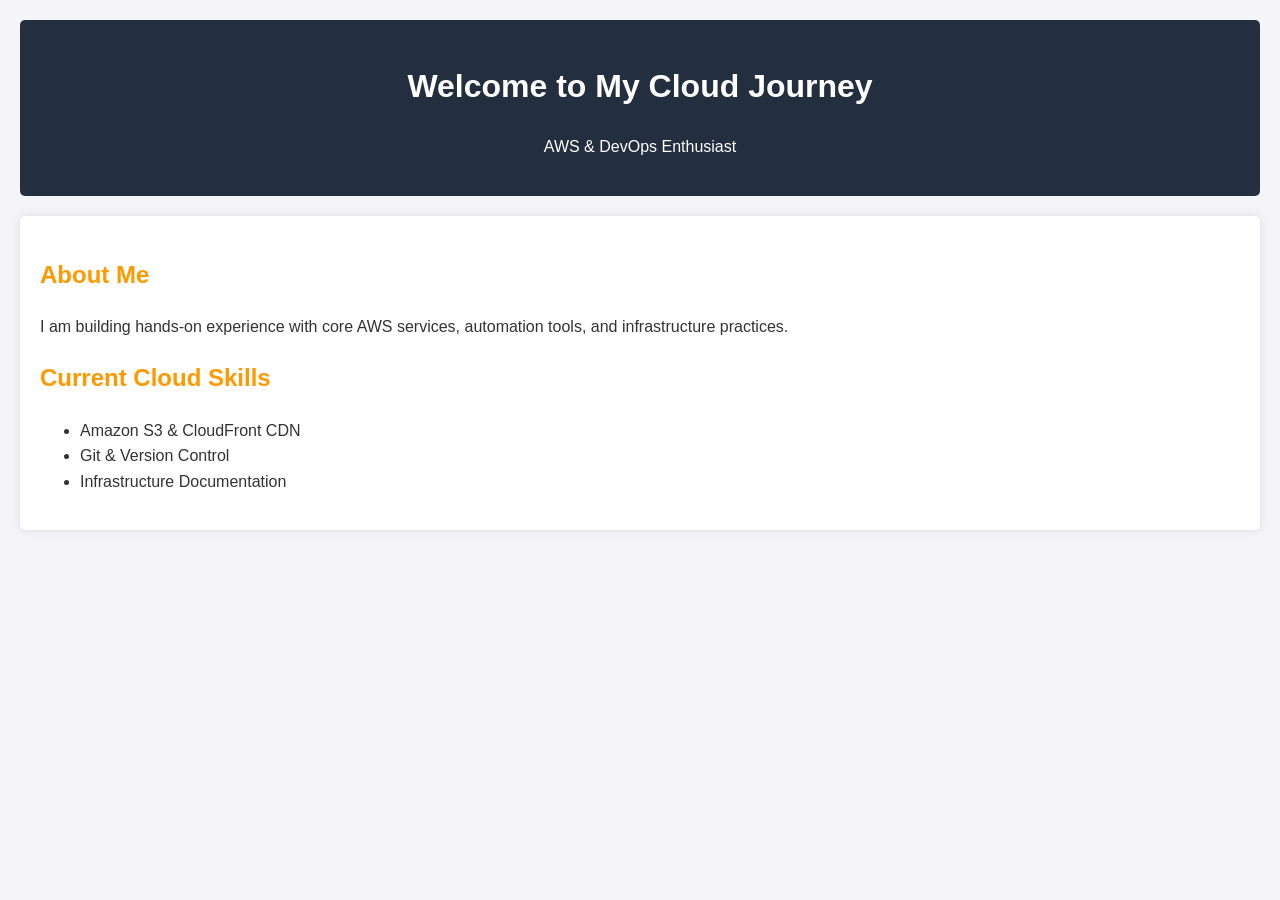
<file: 01-static-website-s3/index.html>
<!DOCTYPE html>
<html lang="en">
<head>
    <meta charset="UTF-8">
    <meta name="viewport" content="width=device-width, initial-scale=1.0">
    <title>My Cloud Engineering Portfolio</title>
    <link rel="stylesheet" href="style.css">
</head>
<body>
    <header>
        <h1>Welcome to My Cloud Journey</h1>
        <p>AWS & DevOps Enthusiast</p>
    </header>
    <main>
        <section>
            <h2>About Me</h2>
            <p>I am building hands-on experience with core AWS services, automation tools, and infrastructure practices.</p>
        </section>
        <section>
            <h2>Current Cloud Skills</h2>
            <ul>
                <li>Amazon S3 & CloudFront CDN</li>
                <li>Git & Version Control</li>
                <li>Infrastructure Documentation</li>
            </ul>
        </section>
    </main>
</body>
</html>
</file>
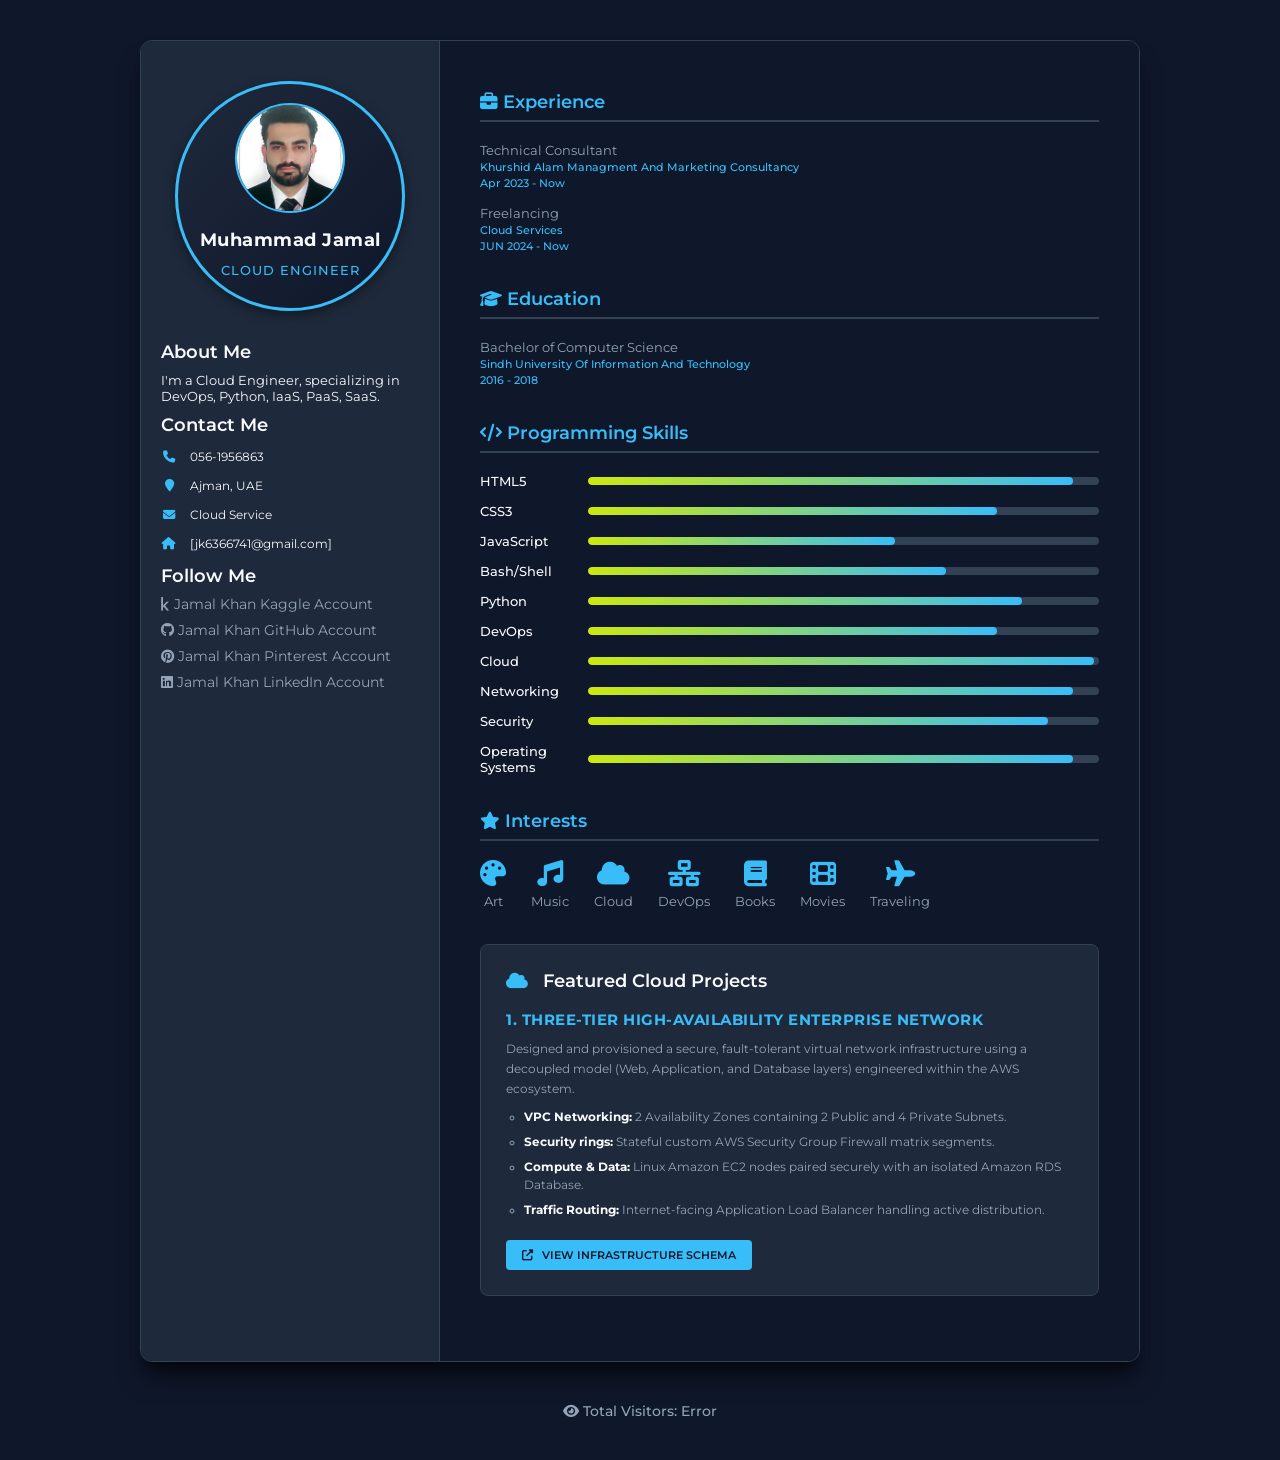
<file: Resume.html>
<!DOCTYPE html>
<html lang="en">

<head>
    <meta charset="UTF-8">
    <meta name="viewport" content="width=device-width, initial-scale=1.0">

    <title>My Cloud Resume</title>

    <!-- Resume CSS -->
    <link rel="stylesheet" href="Resume.css">

    <!-- Google Font -->
    <link rel="preconnect" href="https://fonts.googleapis.com">
    <link rel="preconnect" href="https://fonts.gstatic.com" crossorigin>
    <link href="https://fonts.googleapis.com/css2?family=Montserrat:wght@400;500;600;700&display=swap" rel="stylesheet">

    <!-- Font Awesome Icons -->
    <link rel="stylesheet" href="https://cdnjs.cloudflare.com/ajax/libs/font-awesome/6.5.2/css/all.min.css">
</head>

<body>

    <div class="resume">

        <!-- LEFT SIDE -->
        <div class="base">

            <div class="profile">
                <div class="photo">
                    <img src="profile.jpeg" alt="Muhammad Jamal">
                </div>

                <div class="info">
                    <h1 class="name">Muhammad Jamal</h1>
                    <h2 class="job">Cloud Engineer</h2>
                </div>
            </div>


            <div class="about">
                <h3>About Me</h3>
                I'm a Cloud Engineer, specializing in DevOps, Python, IaaS, PaaS, SaaS.
            </div>


            <div class="contact">

                <h3>Contact Me</h3>

                <div class="call">
                    <a href="tel:056-1956863">
                        <i class="fas fa-phone"></i>
                        <span>056-1956863</span>
                    </a>
                </div>

                <div class="address">
                    <a href="https://google.com" target="_blank">
                        <i class="fas fa-map-marker"></i>
                        <span>Ajman, UAE</span>
                    </a>
                </div>

                <div class="email">
                    <a href="mailto:jamalkhan74867@gmail.com">
                        <i class="fas fa-envelope"></i>
                        <span>Cloud Service</span>
                    </a>
                </div>

                <div class="website">
                    <a href="jamalkhan74867@gmail.com" target="_blank">
                        <i class="fas fa-home"></i>
                        <span>[jk6366741@gmail.com]</span>
                    </a>
                </div>

            </div>


            <div class="follow">

                <h3>Follow Me</h3>

                <div class="box">

                    <a href="https://kaggle.com" target="_blank">
                        <i class="fab fa-kaggle"></i>
                        Jamal Khan Kaggle Account
                    </a>

                    <a href="https://github.com" target="_blank">
                        <i class="fab fa-github"></i>
                        Jamal Khan GitHub Account
                    </a>

                    <a href="https://www.pinterest.com/business/hub/" target="_blank">
                        <i class="fab fa-pinterest"></i>
                        Jamal Khan Pinterest Account
                    </a>

                    <a href="https://www.linkedin.com/in/muhammad-jamal-908750268/" target="_blank">
                        <i class="fab fa-linkedin"></i>
                        Jamal Khan LinkedIn Account
                    </a>

                </div>

            </div>

        </div>


        <!-- RIGHT SIDE -->
        <div class="func">

            <!-- EXPERIENCE -->
            <div class="work">

                <h3>
                    <i class="fa fa-briefcase"></i>
                    Experience
                </h3>

                <ul>

                    <li>
                        <span>Technical Consultant</span>
                        <small>
                            Khurshid Alam Managment And Marketing Consultancy
                        </small>
                        <small>Apr 2023 - Now</small>
                    </li>

                    <li>
                        <span>Freelancing</span>
                        <small>Cloud Services</small>
                        <small>JUN 2024 - Now</small>
                    </li>

                </ul>

            </div>


            <!-- EDUCATION -->
            <div class="edu">

                <h3>
                    <i class="fa fa-graduation-cap"></i>
                    Education
                </h3>

                <ul>

                    <li>
                        <span>Bachelor of Computer Science</span>

                        <small>
                            Sindh University Of Information And Technology
                        </small>

                        <small>2016 - 2018</small>
                    </li>

                </ul>

            </div>


            <!-- PROGRAMMING SKILLS -->
            <div class="skills-prog">

                <h3>
                    <i class="fas fa-code"></i>
                    Programming Skills
                </h3>

                <ul>

                    <li>
                        <span>HTML5</span>
                        <div class="skills-bar">
                            <div class="bar" style="width: 95%;"></div>
                        </div>
                    </li>

                    <li>
                        <span>CSS3</span>
                        <div class="skills-bar">
                            <div class="bar" style="width: 80%;"></div>
                        </div>
                    </li>

                    <li>
                        <span>JavaScript</span>
                        <div class="skills-bar">
                            <div class="bar" style="width: 60%;"></div>
                        </div>
                    </li>

                    <li>
                        <span>Bash/Shell</span>
                        <div class="skills-bar">
                            <div class="bar" style="width: 70%;"></div>
                        </div>
                    </li>

                    <li>
                        <span>Python</span>
                        <div class="skills-bar">
                            <div class="bar" style="width: 85%;"></div>
                        </div>
                    </li>

                    <li>
                        <span>DevOps</span>
                        <div class="skills-bar">
                            <div class="bar" style="width: 80%;"></div>
                        </div>
                    </li>

                    <li>
                        <span>Cloud</span>
                        <div class="skills-bar">
                            <div class="bar" style="width: 99%;"></div>
                        </div>
                    </li>

                    <li>
                        <span>Networking</span>
                        <div class="skills-bar">
                            <div class="bar" style="width: 95%;"></div>
                        </div>
                    </li>

                    <li>
                        <span>Security</span>
                        <div class="skills-bar">
                            <div class="bar" style="width: 90%;"></div>
                        </div>
                    </li>

                    <li>
                        <span>Operating Systems</span>
                        <div class="skills-bar">
                            <div class="bar" style="width: 95%;"></div>
                        </div>
                    </li>

                </ul>

            </div>


            <!-- INTERESTS -->
            <div class="interests">

                <h3>
                    <i class="fas fa-star"></i>
                    Interests
                </h3>

                <div class="interests-items">

                    <div>
                        <i class="fas fa-palette"></i>
                        <span>Art</span>
                    </div>

                    <div>
                        <i class="fas fa-music"></i>
                        <span>Music</span>
                    </div>

                    <div>
                        <i class="fas fa-cloud"></i>
                        <span>Cloud</span>
                    </div>

                    <div>
                        <i class="fas fa-network-wired"></i>
                        <span>DevOps</span>
                    </div>

                    <div>
                        <i class="fas fa-book"></i>
                        <span>Books</span>
                    </div>

                    <div>
                        <i class="fas fa-film"></i>
                        <span>Movies</span>
                    </div>

                    <div>
                        <i class="fas fa-plane"></i>
                        <span>Traveling</span>
                    </div>

                </div>

            </div>


            <!-- FEATURED CLOUD PROJECTS -->
            <div class="projects">

                <h3>
                    <i class="fas fa-cloud"></i>
                    Featured Cloud Projects
                </h3>


                <div class="project-item">

                    <h4>
                        1. Three-Tier High-Availability Enterprise Network
                    </h4>

                    <p>
                        Designed and provisioned a secure, fault-tolerant virtual
                        network infrastructure using a decoupled model
                        (Web, Application, and Database layers) engineered within
                        the AWS ecosystem.
                    </p>


                    <ul>

                        <li>
                            <strong>VPC Networking:</strong>
                            2 Availability Zones containing 2 Public and 4 Private Subnets.
                        </li>

                        <li>
                            <strong>Security rings:</strong>
                            Stateful custom AWS Security Group Firewall matrix segments.
                        </li>

                        <li>
                            <strong>Compute & Data:</strong>
                            Linux Amazon EC2 nodes paired securely with an isolated
                            Amazon RDS Database.
                        </li>

                        <li>
                            <strong>Traffic Routing:</strong>
                            Internet-facing Application Load Balancer handling active distribution.
                        </li>

                    </ul>


                    <a href="#" target="_blank" class="project-button">
                        <i class="fas fa-external-link-alt"></i>
                        View Infrastructure Schema
                    </a>

                </div>

            </div>

        </div>

    </div>


    <!-- VISITOR COUNTER -->
    <div class="visitor-counter">

        <h3>
            <i class="fas fa-eye"></i>
            Total Visitors:
            <span id="visitor-count">Loading...</span>
        </h3>

    </div>


    <!-- VISITOR COUNTER SCRIPT -->
    <script>

        async function getVisitorCount() {

            try {

                let response = await fetch(
                    "https://j7h8b379a7.execute-api.us-east-1.amazonaws.com"
                );

                let data = await response.json();

                if (data && data.count !== undefined) {

                    document.getElementById("visitor-count").innerText = data.count;

                } else {

                    document.getElementById("visitor-count").innerText = "0";

                }

            } catch (error) {

                console.error("Error loading visitor count:", error);

                document.getElementById("visitor-count").innerText = "Error";

            }

        }

        getVisitorCount();

    </script>

</body>

</html>
</file>
<file: 01-static-website-s3/style.css>
body {
    font-family: Arial, sans-serif;
    line-height: 1.6;
    margin: 0;
    padding: 20px;
    background-color: #f4f4f9;
    color: #333;
}
header {
    background: #232f3e; /* AWS Dark Blue Color */
    color: #fff;
    padding: 20px;
    text-align: center;
    border-radius: 5px;
}
main {
    margin-top: 20px;
    background: #fff;
    padding: 20px;
    border-radius: 5px;
    box-shadow: 0 0 10px rgba(0,0,0,0.1);
}
h2 {
    color: #ff9900; /* AWS Orange Color */
}
</file>
<file: Resume.css>
@charset "UTF-8";

/* Google Font Integration */
@import url('https://fonts.googleapis.com/css2?family=Montserrat:wght@400;500;600;700&display=swap');

/* =========================
   VARIABLES (Modern Premium Slate Theme)
========================= */
:root {
    /* Background Elements */
    --darkest-blue: #0f172a;
    /* Deep Slate Midnight */
    --sidebar-bg: #1e293b;
    /* Polished Charcoal */
    --main-content-bg: #0f172a;
    /* Main Content Background */

    /* Font Color Grades */
    --white: #f8fafc;
    /* Crisp Off-White Base */
    --text-muted: #94a3b8;
    /* Muted Slate Gray Text */
    --black: #0f172a;
    /* High Contrast Highlights */

    /* Accent & Action Indicators */
    --orange: #38bdf8;
    /* Cyber Sky Blue / High-End Tech Blue */
    --yellow: #cce90e;
    /* Mid-Tone Oceanic Accent Blue */
    --skyblue: #00f2ff;
    /* Pure Neon Tech Cyan */
    --green: #10b981;
    /* Refined Emerald Success Green */
    --card-bg: #1e293b;
    /* Isolated Project Card Container Element */
}

/* =========================
   GLOBAL OVERLAYS
========================= */
* {
    outline: none;
    box-sizing: border-box;
}

html,
body {
    margin: 0;
    padding: 0;
    background: var(--darkest-blue);
    font-family: "Montserrat", sans-serif;
    font-size: 13px;
    color: var(--white);
}

a {
    text-decoration: none;
    color: var(--orange);
    transition: color 0.2s ease;
}

a:hover {
    color: var(--skyblue);
}

ul {
    list-style-type: none;
    padding: 0;
}

h3 {
    color: var(--white);
    margin: 10px 0;
    font-size: 1.35em;
    font-weight: 600;
}

/* =========================
   BASE FRAMEWORK LAYOUT
========================= */
.resume {
    width: 1000px;
    background: var(--main-content-bg);
    color: var(--white);
    margin: 40px auto;
    border: 1px solid #334155;
    border-radius: 12px;
    box-shadow: 0 20px 25px -5px rgba(0, 0, 0, 0.5), 0 10px 10px -5px rgba(0, 0, 0, 0.4);
    display: flex;
    align-items: stretch;
    overflow: hidden;
}

/* =========================
   LEFT BASE PANEL (30%)
========================= */
.resume .base {
    width: 30%;
    padding: 40px 20px;
    background: var(--sidebar-bg);
    border-right: 1px solid #334155;
}

.resume .base h1,
.resume .base h2,
.resume .base h3,
.resume .base p,
.resume .base span,
.resume .base a {
    color: var(--white);
}

.resume .base .contact div {
    margin: 14px 0;
    font-size: 0.95em;
    color: var(--text-muted);
}

.resume .base .contact i {
    color: var(--orange);
    margin-right: 10px;
    width: 16px;
    text-align: center;
}

.resume .base .follow .box a {
    display: block;
    margin-bottom: 10px;
    font-size: 1.05em;
    color: var(--text-muted);
}

.resume .base .follow .box a:hover {
    color: var(--orange);
}

/* =========================
   PROFILE WRAPPER OVERRIDE
========================= */
.resume .base .profile {
    background: linear-gradient(135deg, var(--sidebar-bg), #0f172a);
    width: 230px;
    height: 230px;
    margin: 0 auto 30px auto;
    padding: 15px;
    border-radius: 50%;
    text-align: center;
    display: flex;
    flex-direction: column;
    justify-content: center;
    align-items: center;
    border: 3px solid var(--orange);
    overflow: hidden;
    box-shadow: 0 4px 12px rgba(0, 0, 0, 0.4);
}

.resume .base .profile .photo img {
    width: 110px;
    height: 110px;
    border-radius: 50%;
    border: 2px solid var(--orange);
    object-fit: cover;
}

.resume .base .profile .name {
    font-size: 1.4em;
    font-weight: 700;
    margin: 12px 0 3px 0;
    letter-spacing: 0.5px;
}

.resume .base .profile .job {
    font-size: 1em;
    color: var(--orange);
    font-weight: 500;
    text-transform: uppercase;
    letter-spacing: 1px;
}

/* =========================
   RIGHT DYNAMIC SECTOR (70%)
========================= */
.resume .func {
    width: 70%;
    padding: 40px;
    background: var(--main-content-bg);
}

.resume .func .work,
.resume .func .edu,
.resume .func .skills-prog,
.resume .func .interests,
.resume .func .projects {
    margin-bottom: 35px;
}

.resume .func h3 {
    border-bottom: 2px solid #334155;
    padding-bottom: 8px;
    margin-bottom: 20px;
    color: var(--orange);
}

.resume .func ul li {
    margin-bottom: 15px;
    color: var(--text-muted);
}

.resume .func ul li strong {
    color: var(--white);
}

.resume .func small {
    display: block;
    color: var(--orange);
    margin-top: 3px;
    font-weight: 500;
}

/* =========================
   PROGRAMMING PROGRESS METRICS
========================= */
.resume .func .skills-prog ul li {
    display: flex;
    align-items: center;
    margin-bottom: 14px;
}

.resume .func .skills-prog span {
    width: 130px;
    font-weight: 500;
    color: var(--white);
}

.resume .func .skills-prog .skills-bar {
    background: #334155;
    height: 8px;
    width: 100%;
    position: relative;
    border-radius: 4px;
    overflow: hidden;
}

.resume .func .skills-prog .skills-bar .bar {
    position: absolute;
    height: 100%;
    background: linear-gradient(90deg, var(--yellow), var(--orange));
    border-radius: 4px;
}

/* =========================
   INTEREST MODULE
========================= */
.resume .func .interests-items {
    display: flex;
    gap: 25px;
    flex-wrap: wrap;
}

.resume .func .interests-items div {
    text-align: center;
    color: var(--text-muted);
}

.resume .func .interests-items i {
    font-size: 26px;
    color: var(--orange);
    display: block;
    margin-bottom: 6px;
}

/* =========================
   PROJECT DISCOVERY DISPLAY CARDS
========================= */
.resume .func .projects {
    width: 100%;
    margin-top: 20px;
    margin-bottom: 25px;
    padding: 25px;
    background: var(--card-bg);
    border: 1px solid #334155;
    border-radius: 8px;
    box-sizing: border-box;
    clear: both;
}

.resume .func .projects h3 {
    border-bottom: none;
    padding-bottom: 0;
    margin: 0 0 20px 0;
    color: var(--white);
}

.resume .func .projects h3 i {
    color: var(--orange);
    margin-right: 10px;
}

.resume .func .projects .project-item {
    margin-bottom: 20px;
    padding-bottom: 15px;
    border-bottom: 1px solid #334155;
}

.resume .func .projects .project-item:last-child {
    margin-bottom: 0;
    padding-bottom: 0;
    border-bottom: none;
}

.resume .func .projects h4 {
    color: var(--orange);
    margin: 0 0 8px 0;
    font-size: 1.15em;
    text-transform: uppercase;
    letter-spacing: 0.5px;
}

.resume .func .projects p {
    color: var(--text-muted);
    font-size: 0.95em;
    line-height: 1.6;
    margin: 10px 0;
}

.resume .func .projects ul {
    padding-left: 18px;
    list-style-type: circle;
    color: var(--text-muted);
    font-size: 0.9em;
    line-height: 1.6;
    margin: 10px 0;
}

.resume .func .projects ul li {
    margin-bottom: 6px;
    color: var(--text-muted);
}

.resume .func .projects strong {
    color: var(--white);
}

.resume .func .projects .project-button {
    display: inline-block;
    background: var(--orange);
    color: var(--black);
    padding: 8px 16px;
    font-weight: 600;
    font-size: 0.85em;
    border-radius: 4px;
    margin-top: 10px;
    transition: transform 0.2s ease, background 0.2s ease;
    text-transform: uppercase;
}

.resume .func .projects .project-button i {
    margin-right: 6px;
}

.resume .func .projects .project-button:hover {
    background: var(--skyblue);
    transform: translateY(-1px);
    opacity: 1;
}

/* =========================
   LIVE VISITOR TRACKING DISPLAY FOOTER
========================= */
.visitor-counter {
    text-align: center;
    margin: 40px 0;
    font-family: "Montserrat", sans-serif;
}

.visitor-counter h3 {
    color: var(--text-muted);
    font-size: 1.1em;
    font-weight: 500;
}

.visitor-counter h3 strong {
    color: var(--orange);
    font-size: 1.25em;
}


/* ==========================================================================
   5. PROFESSIONAL AUTOMATED PRINT/PDF DESIGN MEDIA QUERY
   ========================================================================== */
@media print {

    html,
    body {
        background: #ffffff !important;
        color: #000000 !important;
        font-size: 12px !important;
        width: 100% !important;
        height: auto !important;
        margin: 0 !important;
        padding: 0 !important;
    }

    .resume {
        width: 100% !important;
        max-width: 100% !important;
        margin: 0 !important;
        padding: 0 !important;
        border: none !important;
        box-shadow: none !important;
        background: #ffffff !important;
        display: flex !important;
        flex-direction: row !important;
    }

    .resume .base {
        width: 35% !important;
        padding: 30px 20px !important;
        background-color: #f1f5f9 !important;
        /* Forces light gray sidebar background */
        background: #f1f5f9 !important;
        border-right: 2px solid #cbd5e1 !important;
        -webkit-print-color-adjust: exact !important;
        print-color-adjust: exact !important;
    }

    .resume .base h1,
    .resume .base h2,
    .resume .base h3,
    .resume .base p,
    .resume .base span,
    .resume .base a,
    .resume .base .contact div {
        color: #0f172a !important;
    }

    /* Fixes the profile badge circle text cutoff permanently */
    .resume .base .profile {
        background: #ffffff !important;
        border: 2px solid #2563eb !important;
        width: 190px !important;
        height: auto !important;
        min-height: 190px !important;
        padding: 15px 10px !important;
        border-radius: 50% !important;
        display: flex !important;
        flex-direction: column !important;
        justify-content: center !important;
        align-items: center !important;
        -webkit-print-color-adjust: exact !important;
        print-color-adjust: exact !important;
    }

    .resume .base .profile .photo img {
        width: 90px !important;
        height: 90px !important;
        border-radius: 50% !important;
        border: 2px solid #2563eb !important;
        object-fit: cover !important;
    }

    .resume .base .profile .name {
        font-size: 1.2em !important;
        margin-top: 8px !important;
    }

    .resume .base .profile .job {
        font-size: 0.95em !important;
        color: #2563eb !important;
        margin-top: 4px !important;
        margin-bottom: 5px !important;
    }

    .resume .func {
        width: 65% !important;
        padding: 30px !important;
        background: #ffffff !important;
    }

    .resume .func h3 {
        color: #1e3a8a !important;
        border-bottom: 2px solid #cbd5e1 !important;
        padding-bottom: 4px !important;
    }

    .resume .func .skills-prog span {
        width: 140px !important;
        color: #0f172a !important;
    }

    .resume .func .skills-prog .skills-bar {
        background: #e2e8f0 !important;
        height: 8px !important;
        border-radius: 4px !important;
        -webkit-print-color-adjust: exact !important;
        print-color-adjust: exact !important;
    }

    .resume .func .skills-prog .skills-bar .bar {
        background: #2563eb !important;
        border-radius: 4px !important;
        -webkit-print-color-adjust: exact !important;
        print-color-adjust: exact !important;
    }

    .resume .func .projects {
        background: #f8fafc !important;
        border: 1px solid #e2e8f0 !important;
        padding: 20px !important;
        border-radius: 6px !important;
        -webkit-print-color-adjust: exact !important;
        print-color-adjust: exact !important;
    }

    /* Hides web buttons and visit counts from showing on the PDF page */
    .project-button,
    .visitor-counter,
    #visitor-counter,
    .resume .func .projects .project-button {
        display: none !important;
    }
}
</file>
